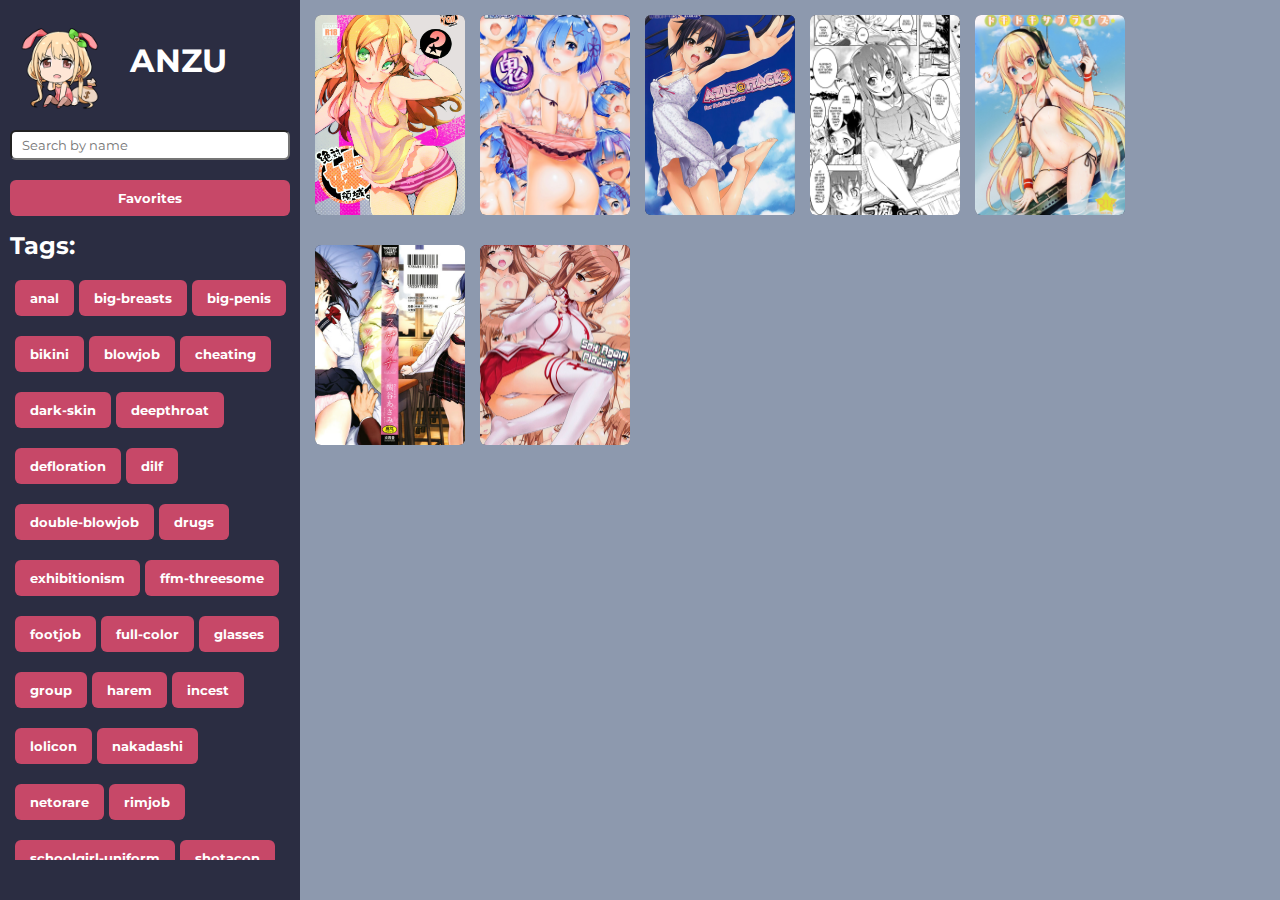
<file: index.html>
<!DOCTYPE html>
<html lang="en">
<head>
    <meta charset="UTF-8">
    <meta name="viewport" content="width=device-width, initial-scale=1.0">
    <link rel="stylesheet" href="css/home.css">
    <link rel="icon" type="image/png" href="images/logo.png">
    <title>Anzu</title>
</head>
<body>
    <div class="top-bar">
        <img src='images/logo.png' width='50px' height='auto'>
        <h1>ANZU</h1>
        <img id='menu' src="images/menu.png"  width='50px' height='auto' alt="">
    </div>
    <div class="side-bar">
        <div class="logo">
            <img src='images/logo.png' width='100px' height='auto'>
            <h1>ANZU</h1>
        </div>
        <input placeholder='Search by name' id='filterInput' type="text">
        <button id="favorites" class='tag'>Favorites</button>
        <h2>Tags:</h2>
        <div id="tagss"></div>
    </div>

    <div class="container">
        <div id="content-container" class="content-area"></div>  
        <div class="empty-space"></div>
    </div>  
    <script src='js/home.js'></script>
</body>
</html>
</file>
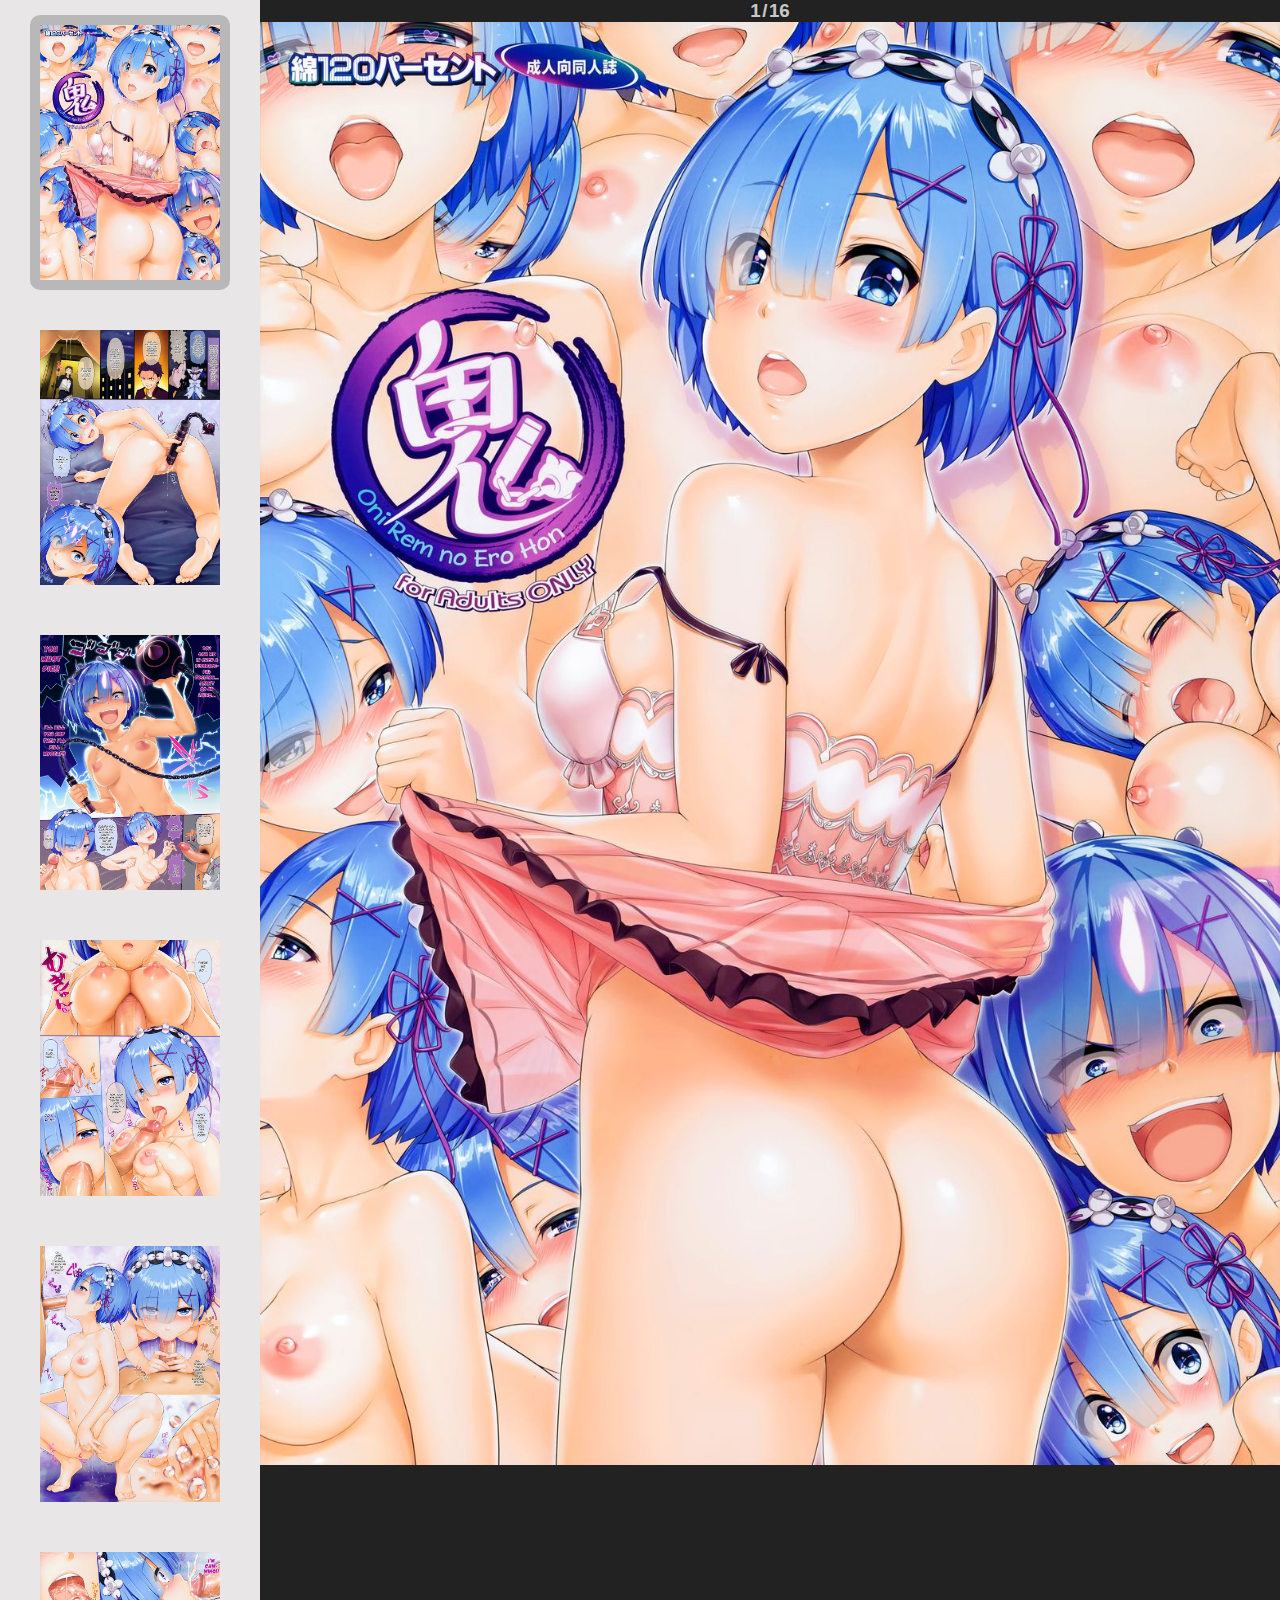
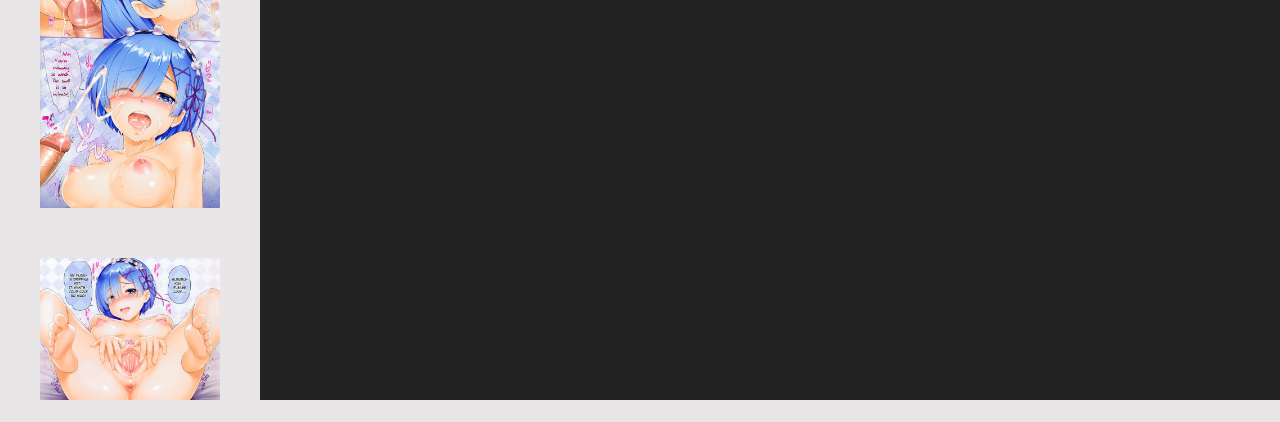
<file: folder/2/index.html>
<!DOCTYPE html>
<html>
<head>
    <meta charset="UTF-8">
    <meta name="viewport" content="width=device-width, initial-scale=1, user-scalable=yes, viewport-fit=cover" />
    <title>[Wata 120 Percent (Menyoujan)] Oni Rem no Ero Hon (Re:Zero kara Hajimeru Isekai Seikatsu) [English] [Belldandy100] [Decensored]</title>
    <style>
  
*, *::after, *::before {
    box-sizing: border-box;
}

img {
    vertical-align: middle;
}

html, body {
    display: flex;
    background-color: #e8e6e6;
    height: 100%;
    width: 100%;
    padding: 0;
    margin: 0;
    font-family: sans-serif;
}

#list {
    height: 2000px;
    overflow: scroll;
    width: 260px;
    text-align: center;
}

#list img {
    width: 200px;
    padding: 10px;
    border-radius: 10px;
    margin: 15px 0;
    cursor: pointer;
}

#list img.current {
    background: #0003;
}

#image-container {
    flex: auto;
    height: 2000px;
    background: #222;
    color: #fff;
    text-align: center;
    cursor: pointer;
    -webkit-user-select: none;
    user-select: none;
    position: relative;
}

#image-container #dest {
    height: 2000px;
    width: 100%;
    background-size: contain;
    background-repeat: no-repeat;
    background-position: top;
}

#image-container #page-num {
    position: static;
    font-size: 14pt;
    left: 10px;
    bottom: 5px;
    font-weight: bold;
    opacity: 0.75;
    text-shadow: /* Duplicate the same shadow to make it very strong */
        0 0 2px #222,
        0 0 2px #222,
        0 0 2px #222;
}
    </style>
</head>
<body>

<nav id="list">
<img src="001.jpg" class="image-item"/>
<img src="002.jpg" class="image-item"/>
<img src="003.jpg" class="image-item"/>
<img src="004.jpg" class="image-item"/>
<img src="005.jpg" class="image-item"/>
<img src="006.jpg" class="image-item"/>
<img src="007.jpg" class="image-item"/>
<img src="008.jpg" class="image-item"/>
<img src="009.jpg" class="image-item"/>
<img src="010.jpg" class="image-item"/>
<img src="011.jpg" class="image-item"/>
<img src="012.jpg" class="image-item"/>
<img src="013.jpg" class="image-item"/>
<img src="014.jpg" class="image-item"/>
<img src="015.jpg" class="image-item"/>
<img src="016.jpg" class="image-item"/>
</nav>

<div id="image-container">
    <span id="page-num"></span>
    <div id="dest"></div>
</div>

<script>
const pages = Array.from(document.querySelectorAll('img.image-item'));
let currentPage = 0;

function changePage(pageNum) {
    const previous = pages[currentPage];
    const current = pages[pageNum];

    if (current == null) {
        return;
    }
    
    previous.classList.remove('current');
    current.classList.add('current');

    currentPage = pageNum;

    const display = document.getElementById('dest');
    display.style.backgroundImage = `url("${current.src}")`;

    scroll(0,0)

    document.getElementById('page-num')
        .innerText = [
                (pageNum + 1).toLocaleString(),
                pages.length.toLocaleString()
            ].join('\u200a/\u200a');
}

changePage(0);

document.getElementById('list').onclick = event => {
    if (pages.includes(event.target)) {
        changePage(pages.indexOf(event.target));
    }
};

document.getElementById('image-container').onclick = event => {
    const width = document.getElementById('image-container').clientWidth;
    const clickPos = event.clientX / width;

    if (clickPos < 0.5) {
        changePage(currentPage - 1);
    } else {
        changePage(currentPage + 1);
    }
};

document.onkeypress = event => {
    switch (event.key.toLowerCase()) {
        // Previous Image
        case 'w':
	   scrollBy(0, -40);
	   break;
        case 'a':
            changePage(currentPage - 1);
            break;
        // Return to previous page
        case 'q':
            window.history.go(-1);
            break;
        // Next Image
        case ' ':
        case 's':
	    scrollBy(0, 40);
            break;
        case 'd':
            changePage(currentPage + 1);
            break;
    }// remove arrow cause it won't work
};

document.onkeydown = event =>{
    switch (event.keyCode) {
        case 37: //left
            changePage(currentPage - 1);
            break;
        case 38: //up
            break;
        case 39: //right
            changePage(currentPage + 1);
            break;
        case 40: //down
            break;
    }
};
</script>
</body>
</html>
</file>
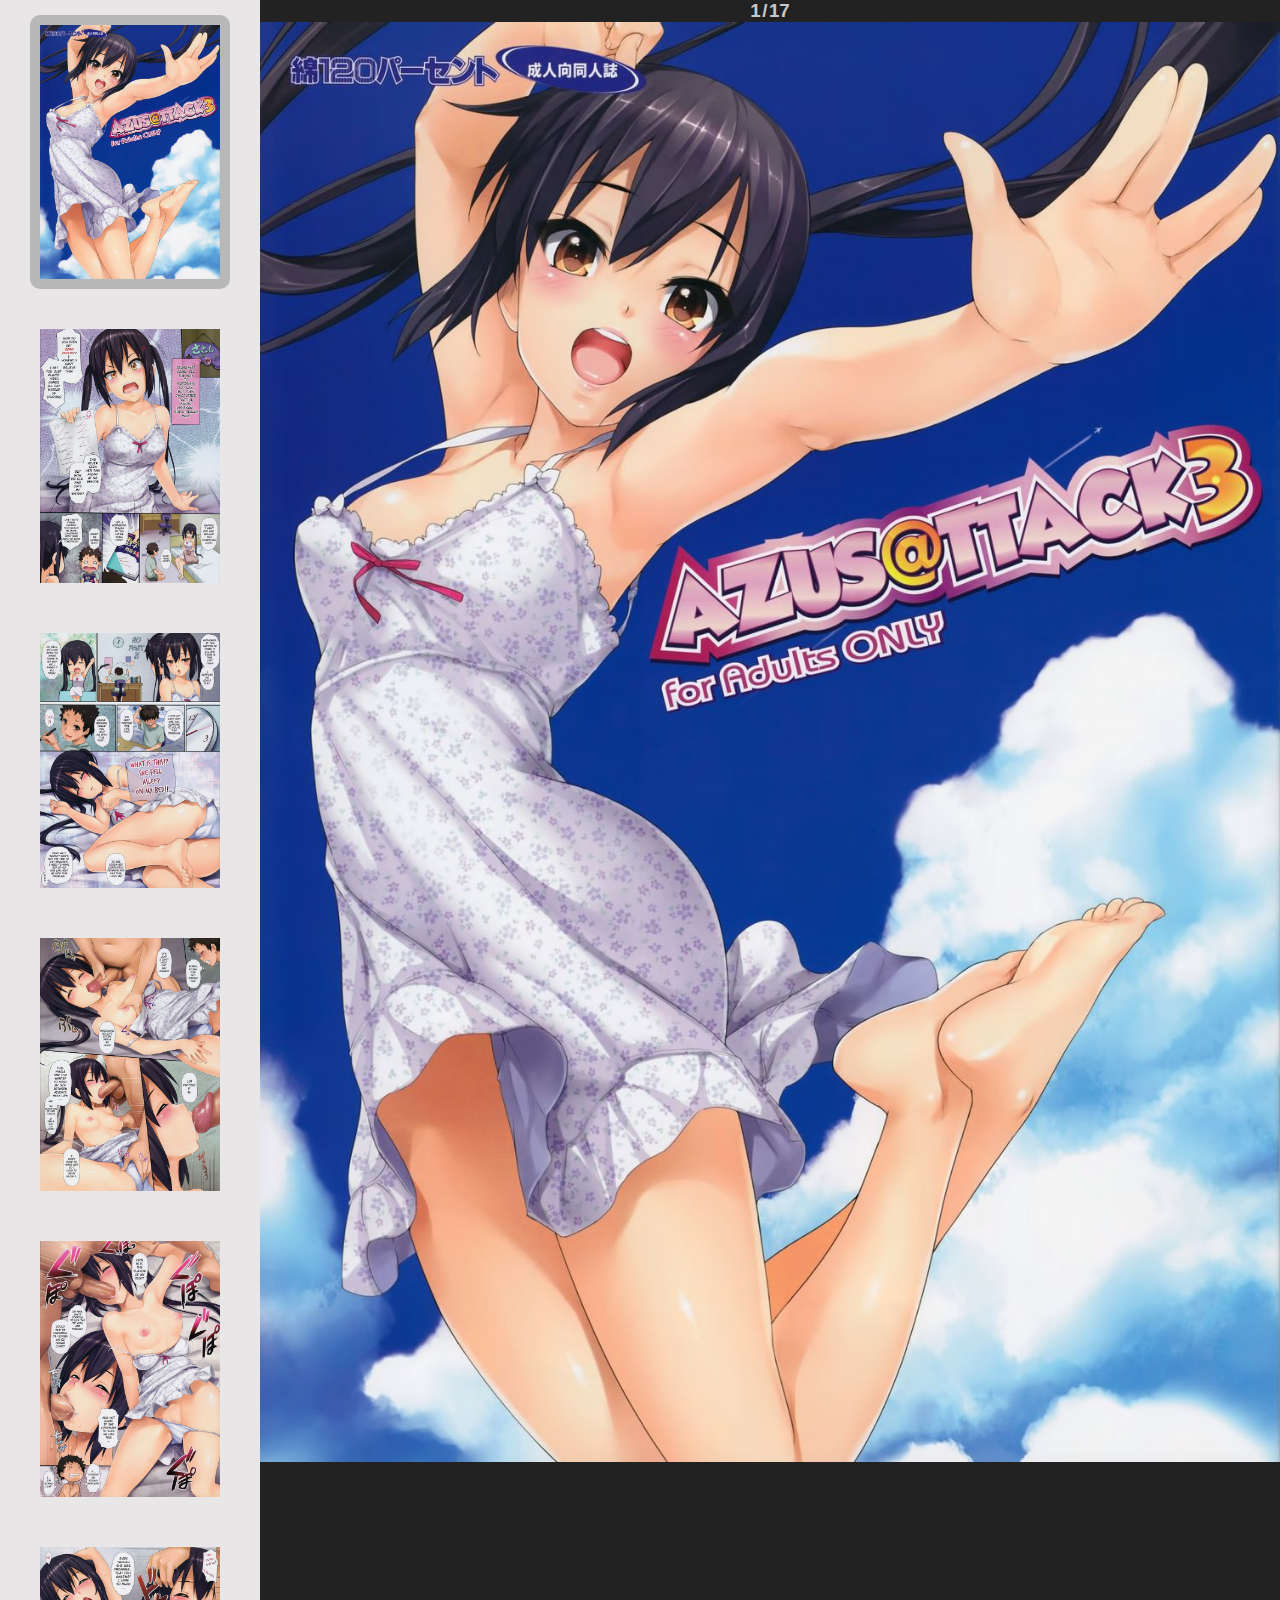
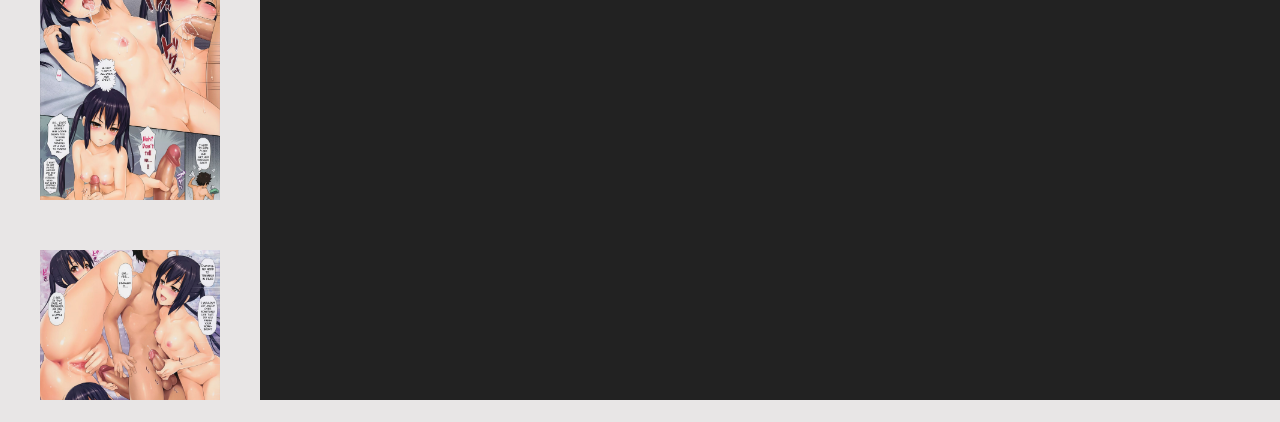
<file: folder/3/index.html>
<!DOCTYPE html>
<html>
<head>
    <meta charset="UTF-8">
    <meta name="viewport" content="width=device-width, initial-scale=1, user-scalable=yes, viewport-fit=cover" />
    <title>[Wata 120 Percent (Menyoujan)] AZUS@TTACK3 (K-ON!) [English] [Coconut] [Decensored]</title>
    <style>
  
*, *::after, *::before {
    box-sizing: border-box;
}

img {
    vertical-align: middle;
}

html, body {
    display: flex;
    background-color: #e8e6e6;
    height: 100%;
    width: 100%;
    padding: 0;
    margin: 0;
    font-family: sans-serif;
}

#list {
    height: 2000px;
    overflow: scroll;
    width: 260px;
    text-align: center;
}

#list img {
    width: 200px;
    padding: 10px;
    border-radius: 10px;
    margin: 15px 0;
    cursor: pointer;
}

#list img.current {
    background: #0003;
}

#image-container {
    flex: auto;
    height: 2000px;
    background: #222;
    color: #fff;
    text-align: center;
    cursor: pointer;
    -webkit-user-select: none;
    user-select: none;
    position: relative;
}

#image-container #dest {
    height: 2000px;
    width: 100%;
    background-size: contain;
    background-repeat: no-repeat;
    background-position: top;
}

#image-container #page-num {
    position: static;
    font-size: 14pt;
    left: 10px;
    bottom: 5px;
    font-weight: bold;
    opacity: 0.75;
    text-shadow: /* Duplicate the same shadow to make it very strong */
        0 0 2px #222,
        0 0 2px #222,
        0 0 2px #222;
}
    </style>
</head>
<body>

<nav id="list">
<img src="001.jpg" class="image-item"/>
<img src="002.jpg" class="image-item"/>
<img src="003.jpg" class="image-item"/>
<img src="004.jpg" class="image-item"/>
<img src="005.jpg" class="image-item"/>
<img src="006.jpg" class="image-item"/>
<img src="007.jpg" class="image-item"/>
<img src="008.jpg" class="image-item"/>
<img src="009.jpg" class="image-item"/>
<img src="010.jpg" class="image-item"/>
<img src="011.jpg" class="image-item"/>
<img src="012.jpg" class="image-item"/>
<img src="013.jpg" class="image-item"/>
<img src="014.jpg" class="image-item"/>
<img src="015.jpg" class="image-item"/>
<img src="016.jpg" class="image-item"/>
<img src="017.jpg" class="image-item"/>
</nav>

<div id="image-container">
    <span id="page-num"></span>
    <div id="dest"></div>
</div>

<script>
const pages = Array.from(document.querySelectorAll('img.image-item'));
let currentPage = 0;

function changePage(pageNum) {
    const previous = pages[currentPage];
    const current = pages[pageNum];

    if (current == null) {
        return;
    }
    
    previous.classList.remove('current');
    current.classList.add('current');

    currentPage = pageNum;

    const display = document.getElementById('dest');
    display.style.backgroundImage = `url("${current.src}")`;

    scroll(0,0)

    document.getElementById('page-num')
        .innerText = [
                (pageNum + 1).toLocaleString(),
                pages.length.toLocaleString()
            ].join('\u200a/\u200a');
}

changePage(0);

document.getElementById('list').onclick = event => {
    if (pages.includes(event.target)) {
        changePage(pages.indexOf(event.target));
    }
};

document.getElementById('image-container').onclick = event => {
    const width = document.getElementById('image-container').clientWidth;
    const clickPos = event.clientX / width;

    if (clickPos < 0.5) {
        changePage(currentPage - 1);
    } else {
        changePage(currentPage + 1);
    }
};

document.onkeypress = event => {
    switch (event.key.toLowerCase()) {
        // Previous Image
        case 'w':
	   scrollBy(0, -40);
	   break;
        case 'a':
            changePage(currentPage - 1);
            break;
        // Return to previous page
        case 'q':
            window.history.go(-1);
            break;
        // Next Image
        case ' ':
        case 's':
	    scrollBy(0, 40);
            break;
        case 'd':
            changePage(currentPage + 1);
            break;
    }// remove arrow cause it won't work
};

document.onkeydown = event =>{
    switch (event.keyCode) {
        case 37: //left
            changePage(currentPage - 1);
            break;
        case 38: //up
            break;
        case 39: //right
            changePage(currentPage + 1);
            break;
        case 40: //down
            break;
    }
};
</script>
</body>
</html>
</file>
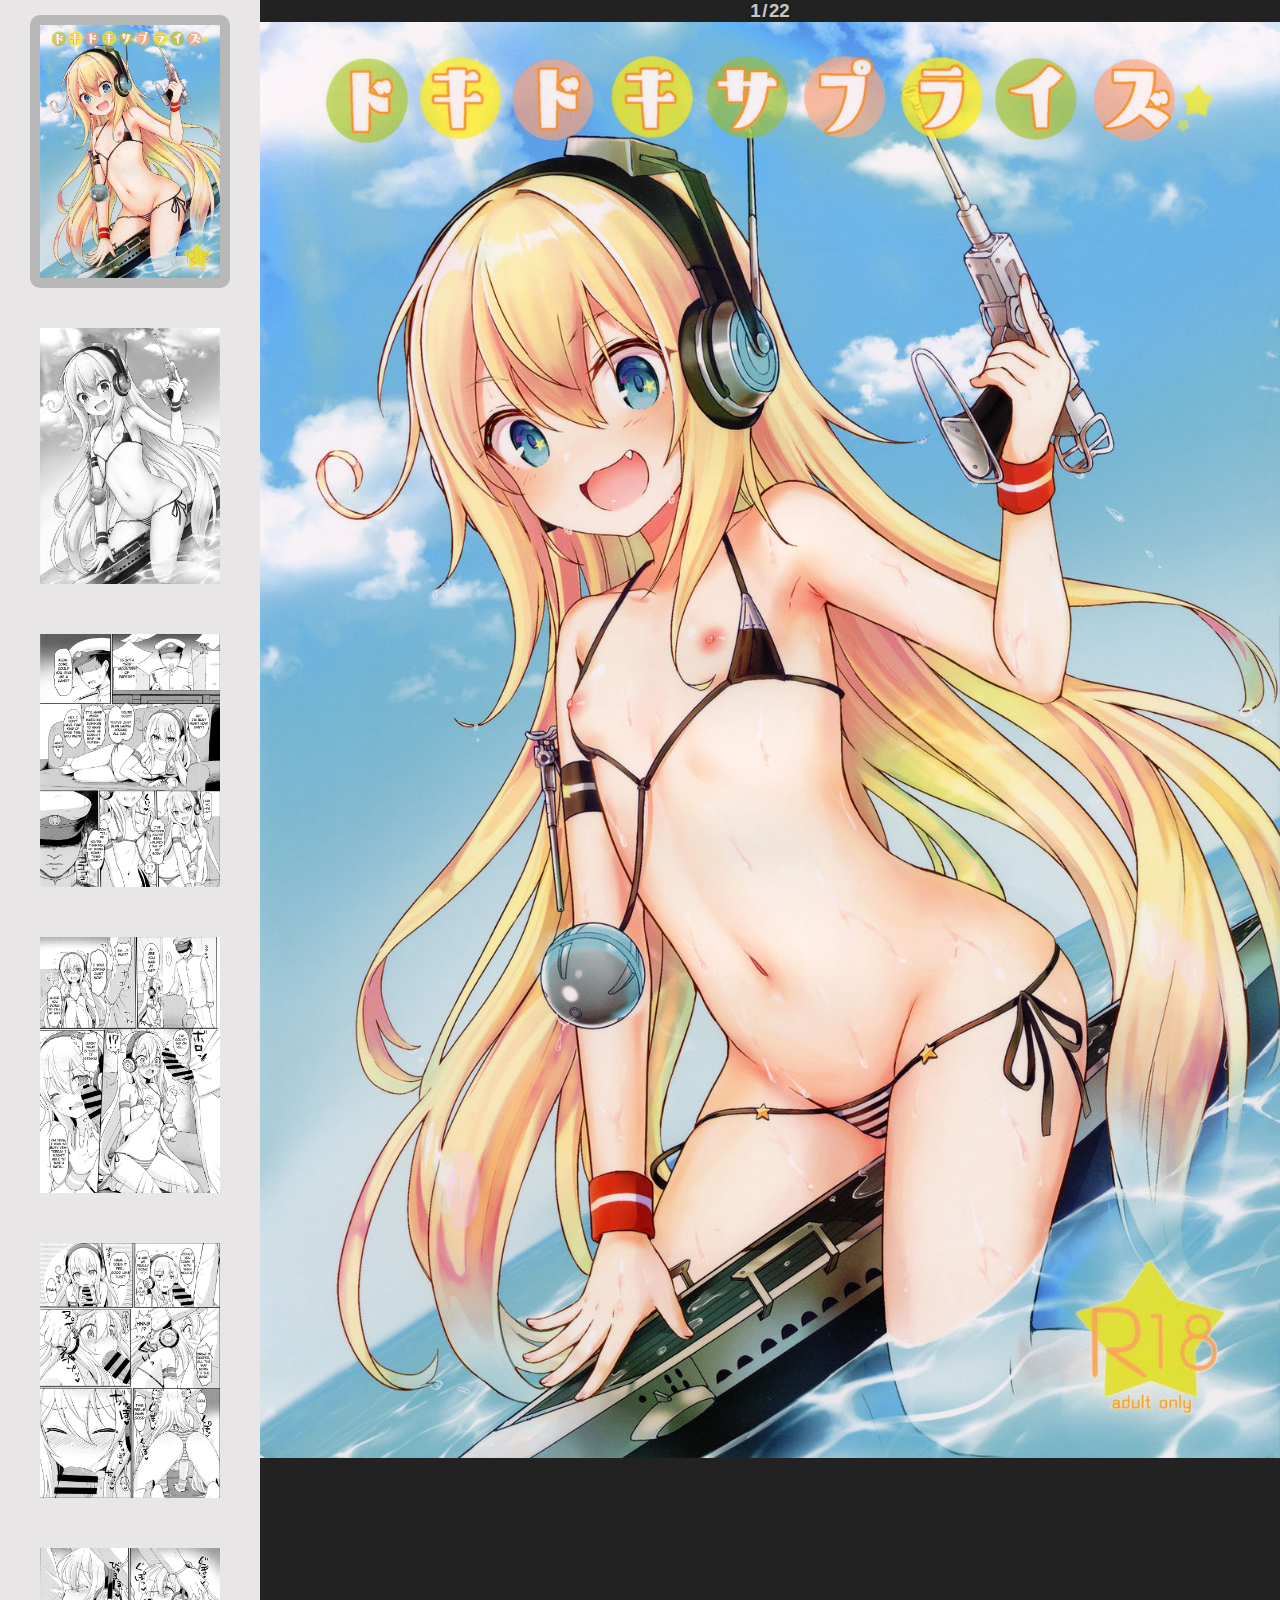
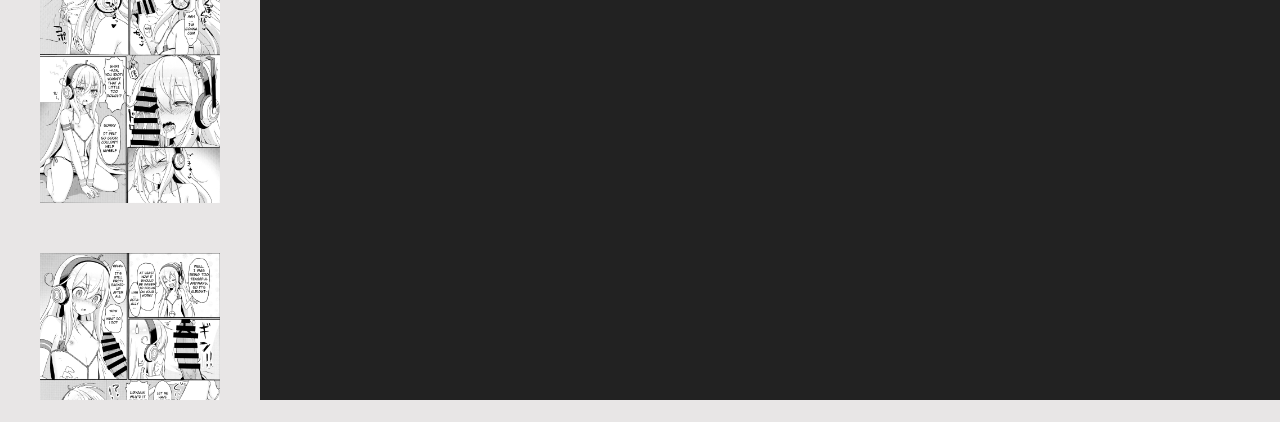
<file: folder/5/index.html>
<!DOCTYPE html>
<html>
<head>
    <meta charset="UTF-8">
    <meta name="viewport" content="width=device-width, initial-scale=1, user-scalable=yes, viewport-fit=cover" />
    <title>(C96) [Wasabi Mochi (Momosawa)] Doki Doki Surprise (Azur Lane) [English] [ZD]</title>
    <style>
  
*, *::after, *::before {
    box-sizing: border-box;
}

img {
    vertical-align: middle;
}

html, body {
    display: flex;
    background-color: #e8e6e6;
    height: 100%;
    width: 100%;
    padding: 0;
    margin: 0;
    font-family: sans-serif;
}

#list {
    height: 2000px;
    overflow: scroll;
    width: 260px;
    text-align: center;
}

#list img {
    width: 200px;
    padding: 10px;
    border-radius: 10px;
    margin: 15px 0;
    cursor: pointer;
}

#list img.current {
    background: #0003;
}

#image-container {
    flex: auto;
    height: 2000px;
    background: #222;
    color: #fff;
    text-align: center;
    cursor: pointer;
    -webkit-user-select: none;
    user-select: none;
    position: relative;
}

#image-container #dest {
    height: 2000px;
    width: 100%;
    background-size: contain;
    background-repeat: no-repeat;
    background-position: top;
}

#image-container #page-num {
    position: static;
    font-size: 14pt;
    left: 10px;
    bottom: 5px;
    font-weight: bold;
    opacity: 0.75;
    text-shadow: /* Duplicate the same shadow to make it very strong */
        0 0 2px #222,
        0 0 2px #222,
        0 0 2px #222;
}
    </style>
</head>
<body>

<nav id="list">
<img src="001.jpg" class="image-item"/>
<img src="002.png" class="image-item"/>
<img src="003.png" class="image-item"/>
<img src="004.png" class="image-item"/>
<img src="005.png" class="image-item"/>
<img src="006.png" class="image-item"/>
<img src="007.png" class="image-item"/>
<img src="008.png" class="image-item"/>
<img src="009.png" class="image-item"/>
<img src="010.png" class="image-item"/>
<img src="011.png" class="image-item"/>
<img src="012.png" class="image-item"/>
<img src="013.png" class="image-item"/>
<img src="014.png" class="image-item"/>
<img src="015.png" class="image-item"/>
<img src="016.png" class="image-item"/>
<img src="017.png" class="image-item"/>
<img src="018.png" class="image-item"/>
<img src="019.png" class="image-item"/>
<img src="020.png" class="image-item"/>
<img src="021.png" class="image-item"/>
<img src="022.jpg" class="image-item"/>
</nav>

<div id="image-container">
    <span id="page-num"></span>
    <div id="dest"></div>
</div>

<script>
const pages = Array.from(document.querySelectorAll('img.image-item'));
let currentPage = 0;

function changePage(pageNum) {
    const previous = pages[currentPage];
    const current = pages[pageNum];

    if (current == null) {
        return;
    }
    
    previous.classList.remove('current');
    current.classList.add('current');

    currentPage = pageNum;

    const display = document.getElementById('dest');
    display.style.backgroundImage = `url("${current.src}")`;

    scroll(0,0)

    document.getElementById('page-num')
        .innerText = [
                (pageNum + 1).toLocaleString(),
                pages.length.toLocaleString()
            ].join('\u200a/\u200a');
}

changePage(0);

document.getElementById('list').onclick = event => {
    if (pages.includes(event.target)) {
        changePage(pages.indexOf(event.target));
    }
};

document.getElementById('image-container').onclick = event => {
    const width = document.getElementById('image-container').clientWidth;
    const clickPos = event.clientX / width;

    if (clickPos < 0.5) {
        changePage(currentPage - 1);
    } else {
        changePage(currentPage + 1);
    }
};

document.onkeypress = event => {
    switch (event.key.toLowerCase()) {
        // Previous Image
        case 'w':
	   scrollBy(0, -40);
	   break;
        case 'a':
            changePage(currentPage - 1);
            break;
        // Return to previous page
        case 'q':
            window.history.go(-1);
            break;
        // Next Image
        case ' ':
        case 's':
	    scrollBy(0, 40);
            break;
        case 'd':
            changePage(currentPage + 1);
            break;
    }// remove arrow cause it won't work
};

document.onkeydown = event =>{
    switch (event.keyCode) {
        case 37: //left
            changePage(currentPage - 1);
            break;
        case 38: //up
            break;
        case 39: //right
            changePage(currentPage + 1);
            break;
        case 40: //down
            break;
    }
};
</script>
</body>
</html>
</file>
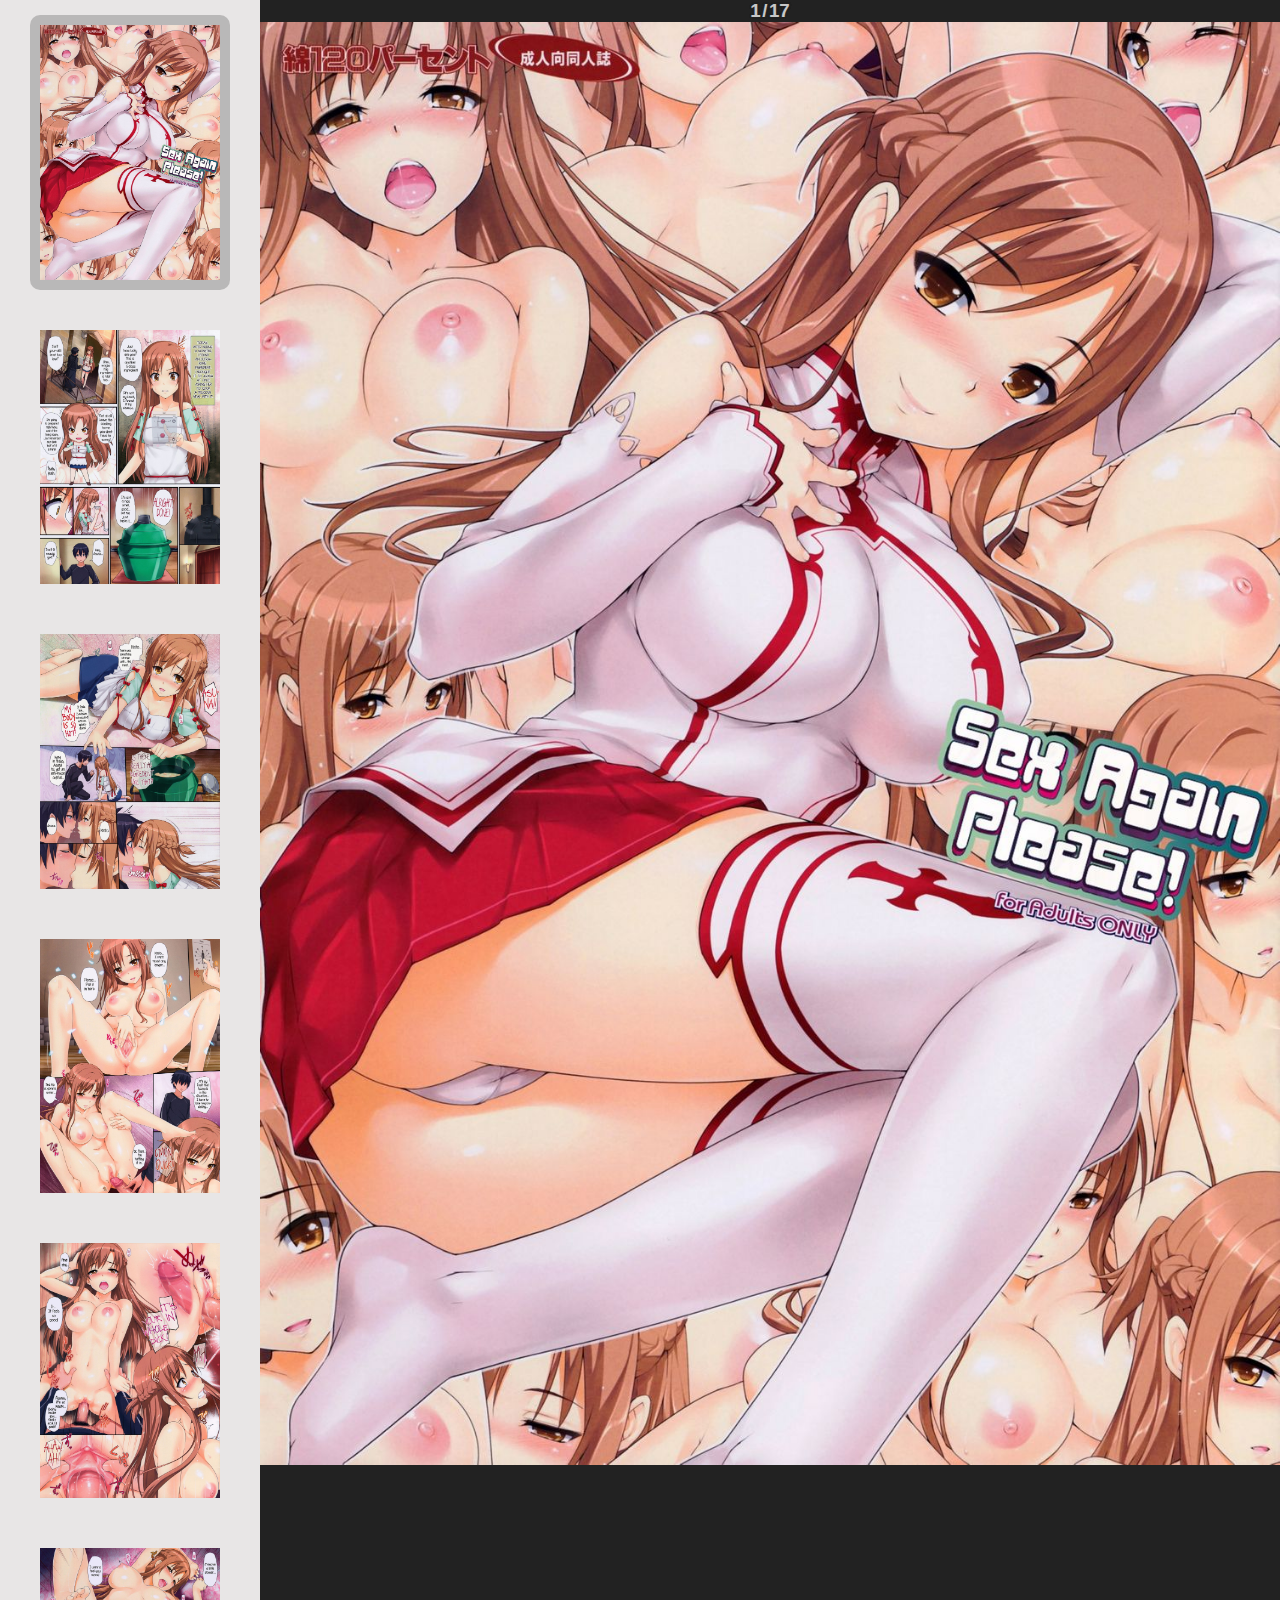
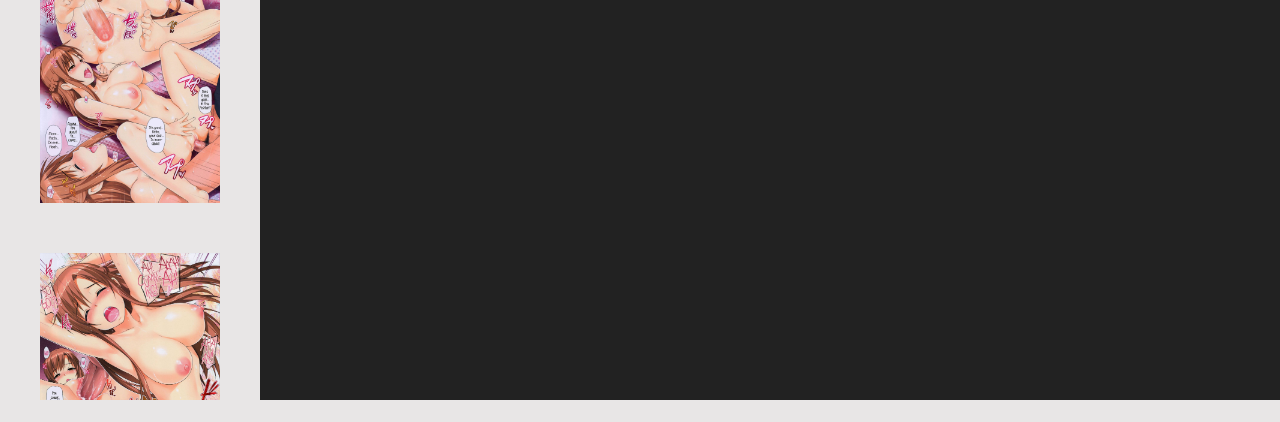
<file: folder/7/index.html>
<!DOCTYPE html>
<html>
<head>
    <meta charset="UTF-8">
    <meta name="viewport" content="width=device-width, initial-scale=1, user-scalable=yes, viewport-fit=cover" />
    <title>[Wata 120 Percent (Menyoujan)] Sex Again Onegai | Sex Again Please! (Sword Art Online) [English] =TV= [Decensored]</title>
    <style>
  
*, *::after, *::before {
    box-sizing: border-box;
}

img {
    vertical-align: middle;
}

html, body {
    display: flex;
    background-color: #e8e6e6;
    height: 100%;
    width: 100%;
    padding: 0;
    margin: 0;
    font-family: sans-serif;
}

#list {
    height: 2000px;
    overflow: scroll;
    width: 260px;
    text-align: center;
}

#list img {
    width: 200px;
    padding: 10px;
    border-radius: 10px;
    margin: 15px 0;
    cursor: pointer;
}

#list img.current {
    background: #0003;
}

#image-container {
    flex: auto;
    height: 2000px;
    background: #222;
    color: #fff;
    text-align: center;
    cursor: pointer;
    -webkit-user-select: none;
    user-select: none;
    position: relative;
}

#image-container #dest {
    height: 2000px;
    width: 100%;
    background-size: contain;
    background-repeat: no-repeat;
    background-position: top;
}

#image-container #page-num {
    position: static;
    font-size: 14pt;
    left: 10px;
    bottom: 5px;
    font-weight: bold;
    opacity: 0.75;
    text-shadow: /* Duplicate the same shadow to make it very strong */
        0 0 2px #222,
        0 0 2px #222,
        0 0 2px #222;
}
    </style>
</head>
<body>

<nav id="list">
<img src="001.jpg" class="image-item"/>
<img src="002.jpg" class="image-item"/>
<img src="003.jpg" class="image-item"/>
<img src="004.jpg" class="image-item"/>
<img src="005.jpg" class="image-item"/>
<img src="006.jpg" class="image-item"/>
<img src="007.jpg" class="image-item"/>
<img src="008.jpg" class="image-item"/>
<img src="009.jpg" class="image-item"/>
<img src="010.jpg" class="image-item"/>
<img src="011.jpg" class="image-item"/>
<img src="012.jpg" class="image-item"/>
<img src="013.jpg" class="image-item"/>
<img src="014.jpg" class="image-item"/>
<img src="015.jpg" class="image-item"/>
<img src="016.jpg" class="image-item"/>
<img src="017.jpg" class="image-item"/>
</nav>

<div id="image-container">
    <span id="page-num"></span>
    <div id="dest"></div>
</div>

<script>
const pages = Array.from(document.querySelectorAll('img.image-item'));
let currentPage = 0;

function changePage(pageNum) {
    const previous = pages[currentPage];
    const current = pages[pageNum];

    if (current == null) {
        return;
    }
    
    previous.classList.remove('current');
    current.classList.add('current');

    currentPage = pageNum;

    const display = document.getElementById('dest');
    display.style.backgroundImage = `url("${current.src}")`;

    scroll(0,0)

    document.getElementById('page-num')
        .innerText = [
                (pageNum + 1).toLocaleString(),
                pages.length.toLocaleString()
            ].join('\u200a/\u200a');
}

changePage(0);

document.getElementById('list').onclick = event => {
    if (pages.includes(event.target)) {
        changePage(pages.indexOf(event.target));
    }
};

document.getElementById('image-container').onclick = event => {
    const width = document.getElementById('image-container').clientWidth;
    const clickPos = event.clientX / width;

    if (clickPos < 0.5) {
        changePage(currentPage - 1);
    } else {
        changePage(currentPage + 1);
    }
};

document.onkeypress = event => {
    switch (event.key.toLowerCase()) {
        // Previous Image
        case 'w':
	   scrollBy(0, -40);
	   break;
        case 'a':
            changePage(currentPage - 1);
            break;
        // Return to previous page
        case 'q':
            window.history.go(-1);
            break;
        // Next Image
        case ' ':
        case 's':
	    scrollBy(0, 40);
            break;
        case 'd':
            changePage(currentPage + 1);
            break;
    }// remove arrow cause it won't work
};

document.onkeydown = event =>{
    switch (event.keyCode) {
        case 37: //left
            changePage(currentPage - 1);
            break;
        case 38: //up
            break;
        case 39: //right
            changePage(currentPage + 1);
            break;
        case 40: //down
            break;
    }
};
</script>
</body>
</html>
</file>
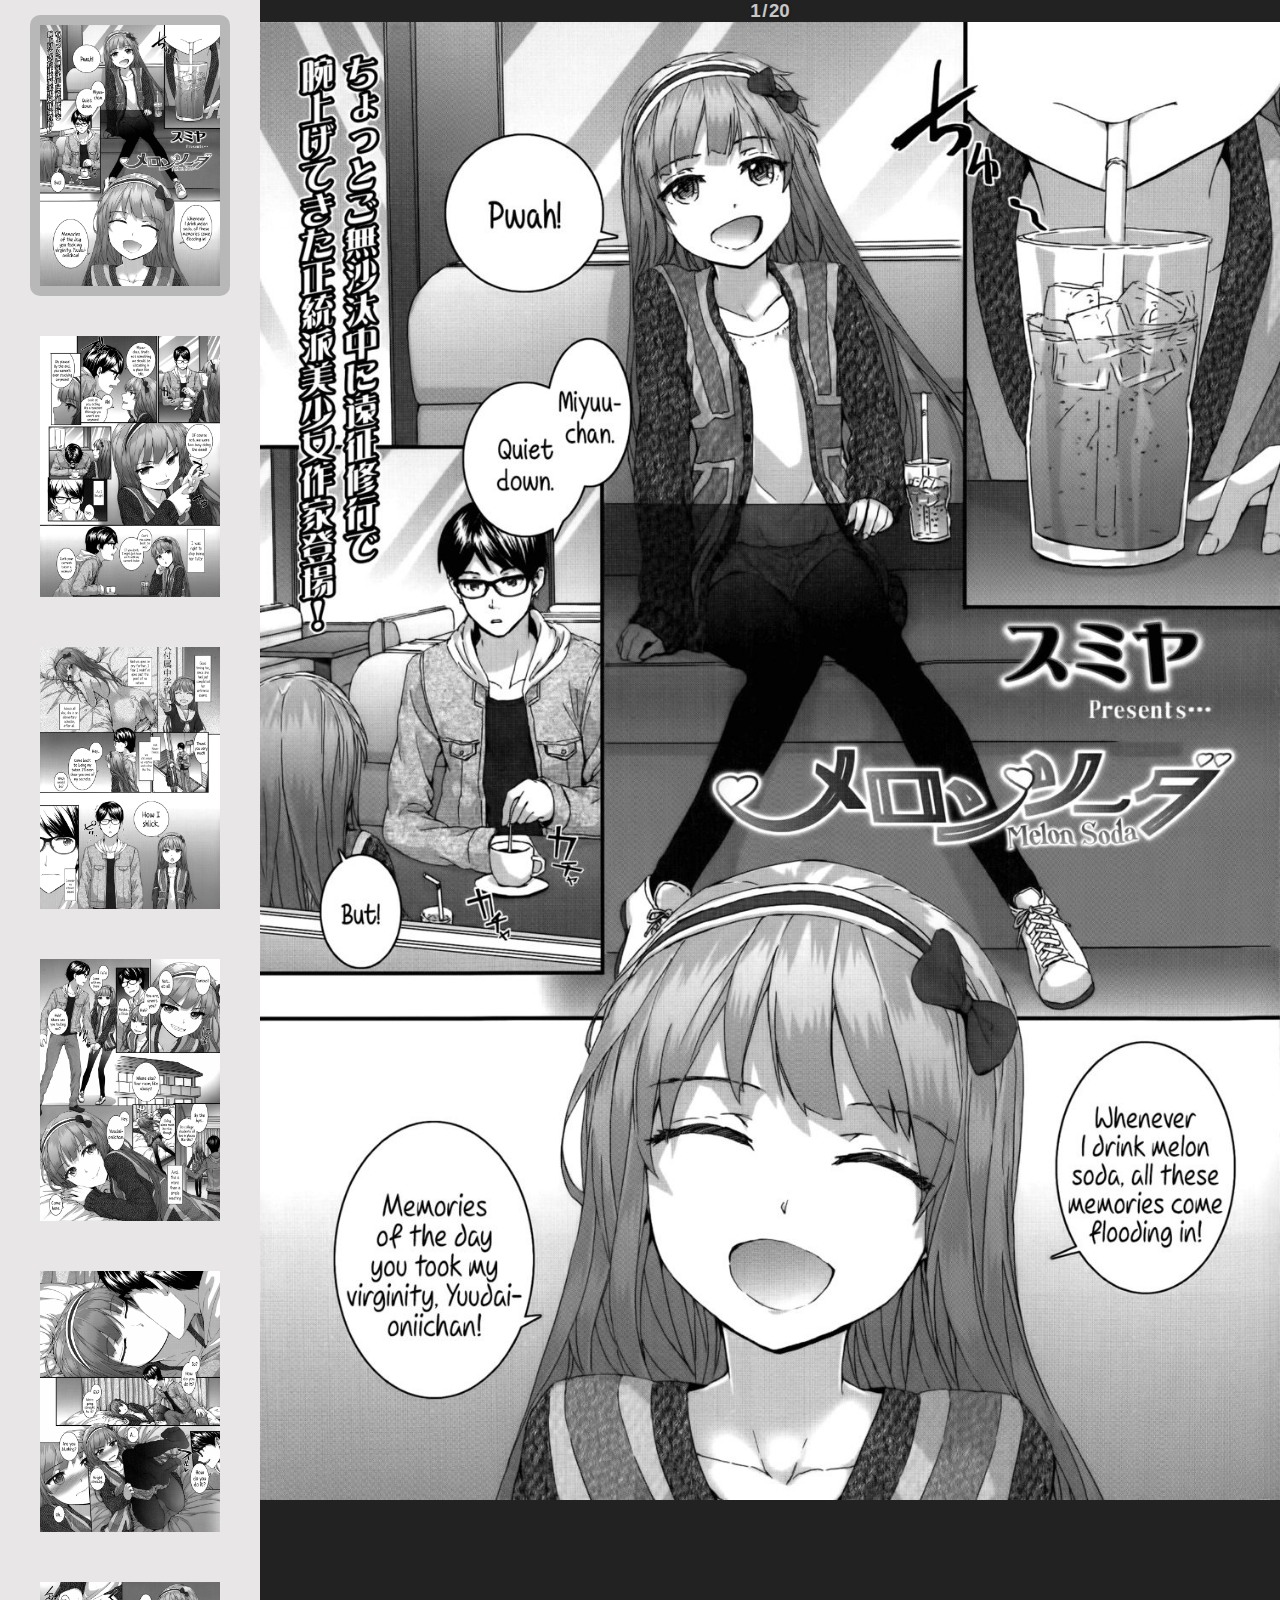
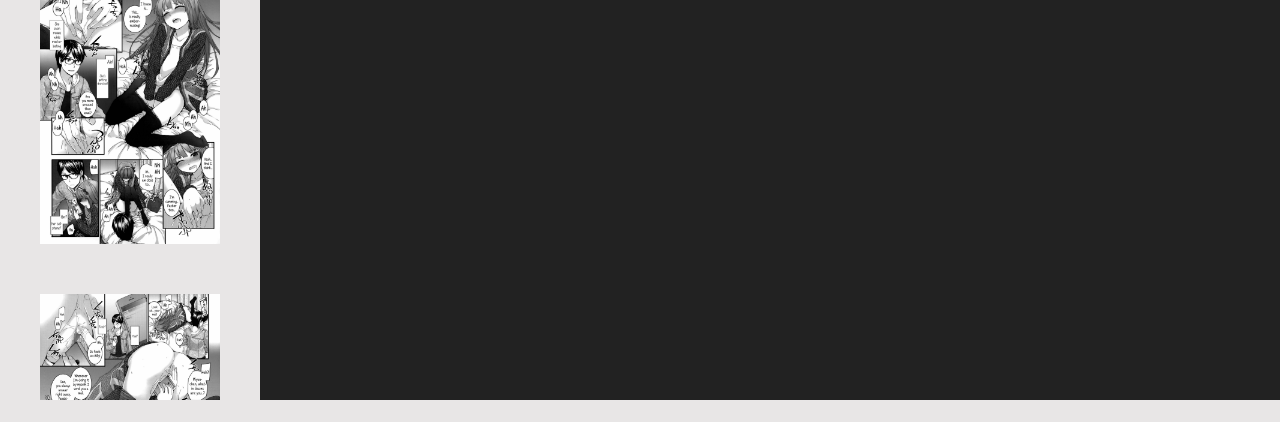
<file: folder/2/[110747][sumiya][[Sumiya] Melon Soda (Comic lo 2014-07) [English] 5 a.m.]/index.html>
<!DOCTYPE html>
<html>
<head>
    <meta charset="UTF-8">
    <meta name="viewport" content="width=device-width, initial-scale=1, user-scalable=yes, viewport-fit=cover" />
    <title>[Sumiya] Melon Soda (Comic lo 2014-07) [English] {5 a.m.}</title>
    <style>
  
*, *::after, *::before {
    box-sizing: border-box;
}

img {
    vertical-align: middle;
}

html, body {
    display: flex;
    background-color: #e8e6e6;
    height: 100%;
    width: 100%;
    padding: 0;
    margin: 0;
    font-family: sans-serif;
}

#list {
    height: 2000px;
    overflow: scroll;
    width: 260px;
    text-align: center;
}

#list img {
    width: 200px;
    padding: 10px;
    border-radius: 10px;
    margin: 15px 0;
    cursor: pointer;
}

#list img.current {
    background: #0003;
}

#image-container {
    flex: auto;
    height: 2000px;
    background: #222;
    color: #fff;
    text-align: center;
    cursor: pointer;
    -webkit-user-select: none;
    user-select: none;
    position: relative;
}

#image-container #dest {
    height: 2000px;
    width: 100%;
    background-size: contain;
    background-repeat: no-repeat;
    background-position: top;
}

#image-container #page-num {
    position: static;
    font-size: 14pt;
    left: 10px;
    bottom: 5px;
    font-weight: bold;
    opacity: 0.75;
    text-shadow: /* Duplicate the same shadow to make it very strong */
        0 0 2px #222,
        0 0 2px #222,
        0 0 2px #222;
}
    </style>
</head>
<body>

<nav id="list">
<img src="001.jpg" class="image-item"/>
<img src="002.jpg" class="image-item"/>
<img src="003.jpg" class="image-item"/>
<img src="004.jpg" class="image-item"/>
<img src="005.jpg" class="image-item"/>
<img src="006.jpg" class="image-item"/>
<img src="007.jpg" class="image-item"/>
<img src="008.jpg" class="image-item"/>
<img src="009.jpg" class="image-item"/>
<img src="010.jpg" class="image-item"/>
<img src="011.jpg" class="image-item"/>
<img src="012.jpg" class="image-item"/>
<img src="013.jpg" class="image-item"/>
<img src="014.jpg" class="image-item"/>
<img src="015.jpg" class="image-item"/>
<img src="016.jpg" class="image-item"/>
<img src="017.jpg" class="image-item"/>
<img src="018.jpg" class="image-item"/>
<img src="019.jpg" class="image-item"/>
<img src="020.jpg" class="image-item"/>
</nav>

<div id="image-container">
    <span id="page-num"></span>
    <div id="dest"></div>
</div>

<script>
const pages = Array.from(document.querySelectorAll('img.image-item'));
let currentPage = 0;

function changePage(pageNum) {
    const previous = pages[currentPage];
    const current = pages[pageNum];

    if (current == null) {
        return;
    }
    
    previous.classList.remove('current');
    current.classList.add('current');

    currentPage = pageNum;

    const display = document.getElementById('dest');
    display.style.backgroundImage = `url("${current.src}")`;

    scroll(0,0)

    document.getElementById('page-num')
        .innerText = [
                (pageNum + 1).toLocaleString(),
                pages.length.toLocaleString()
            ].join('\u200a/\u200a');
}

changePage(0);

document.getElementById('list').onclick = event => {
    if (pages.includes(event.target)) {
        changePage(pages.indexOf(event.target));
    }
};

document.getElementById('image-container').onclick = event => {
    const width = document.getElementById('image-container').clientWidth;
    const clickPos = event.clientX / width;

    if (clickPos < 0.5) {
        changePage(currentPage - 1);
    } else {
        changePage(currentPage + 1);
    }
};

document.onkeypress = event => {
    switch (event.key.toLowerCase()) {
        // Previous Image
        case 'w':
	   scrollBy(0, -40);
	   break;
        case 'a':
            changePage(currentPage - 1);
            break;
        // Return to previous page
        case 'q':
            window.history.go(-1);
            break;
        // Next Image
        case ' ':
        case 's':
	    scrollBy(0, 40);
            break;
        case 'd':
            changePage(currentPage + 1);
            break;
    }// remove arrow cause it won't work
};

document.onkeydown = event =>{
    switch (event.keyCode) {
        case 37: //left
            changePage(currentPage - 1);
            break;
        case 38: //up
            break;
        case 39: //right
            changePage(currentPage + 1);
            break;
        case 40: //down
            break;
    }
};
</script>
</body>
</html>
</file>
<file: css/home.css>
@import url('https://fonts.googleapis.com/css2?family=Montserrat&display=swap');    

:root {
    --color-1: #2B2D42;
    --color-2: #8D99AE;
}

* { 
    box-sizing: border-box; 
    margin: 0;
    color: white;
    font-family: 'Montserrat', sans-serif;
}

body { background: var(--color-2); display: flex;}

.container {
    display: flex;
    min-width: 80%;
}

.top-bar {
    display: none;
}

.side-bar {
    position: fixed;
    padding: 10px;
    background: #2B2D42;
    min-height: 100vh;
    width: 300px;
    display: flex;
    flex-direction: column;
}

.side-bar .logo {
    display: flex;
}

.side-bar .logo.mobile {
    visibility: hidden;
    margin-top: -40px;
}

.side-bar .logo h1 {
    align-self: center;
    justify-self: center;
    margin-left: 20px;
}

.side-bar input {
    padding: 10px;
    border-radius: 6px;
    height: 30px;
    margin-top: 20px;
    color: black;
}

.side-bar button { 
    margin-top: 20px; 
    padding: 10px 15px;
    border: none;
    background: #c74868;
    font-size:36;
    font-weight: bold;
    border-radius: 6px;
    outline: none;
}

.side-bar button:hover {
    cursor: pointer;
}

.side-bar button.selected {
    background: #42c05e;
}

.side-bar h2 {
    margin-top: 15px;
}

.side-bar #tagss {
    overflow-y: auto;
    height: 600px;
}

.side-bar #tagss button {
    margin-left: 5px;

}

.side-bar #taggs button.selected {
    background: #42c05e;
}

.container .content-area {
    margin-left: 300px;
    background: #8D99AE;
    min-height: 100vh;
    display: flex;
    flex-wrap: wrap;
    align-content: flex-start;
    width: 80%; 
}

.container .content-area .book-container {
    display: flex;
}

.container .content-area .book {
    background: var(--color-1);
    width: 150px;
    height: 200px;
    border-radius: 6px;
    margin: 15px 0 15px 15px;
    transition: all 1s;
}

.container .content-area .book-cover:hover  {
    cursor: pointer;    
    border-radius: 6px 0 0 6px !important;
    box-shadow: 0 4px 8px 0 rgba(0, 0, 0, 0.2), 0 6px 20px 0 rgba(0, 0, 0, 0.19);
}


.container .content-area .book .book-cover-container {
    position: relative;
    display: inline-block;
    width: 100%;
    height: 100%;
}

.container .content-area .book .book-cover-container .book-cover {
    object-fit: cover;
    object-position: center;
    width: 100%;
    height: 100%;
    border-radius: 6px;
}

.container .content-area .book-info {
    position: relative;
    margin-top: 15px;
    margin-bottom: 15px;
    text-align: center;
    width: 350px;
    height: 200px;
    background-color: var(--color-1);
    opacity: 90%;
    z-index: 1000;
    border-radius: 0 6px 6px 0;

    display: none;
}

.container .content-area .book-info.active {
    display: block;
}

.container .content-area .book-info.active button.read {
    position: absolute;
    bottom: 10px;    
    right: 10px;
    padding: 10px 15px;
    border: none;
    background: #42c05e;
    border-radius: 6px;
    outline: none;
}

.container .content-area .book-info.active button.read:hover {
    cursor: pointer;
    background: white;
    color: #42c05e;
}

.container .content-area .book-info.active button.favorite {
    position: absolute;
    bottom: 10px;    
    left: 10px;
    padding: 10px 15px;
    border: none;
    background: #c74868;
    border-radius: 6px;
    outline: none;
}

.container .content-area .book-info.active button.favorite:hover {
    cursor: pointer;
    background: white;
    color: #c74868;
}


.container .content-area .book-info.active h2 {
    margin-top: 5px;
}

@media(max-width: 800px) {
    .side-bar {
        transform: translateX(-100%); /*Slide the modal off page at start*/
    }
    .top-bar {
        position: fixed;
        height: 50px;
        width: 100vw;
        background: var(--color-1);
        display: flex;
        z-index: 1001;
    }
    .top-bar h1 {
        align-self: center;
        justify-self: center; 
        margin-left: 10px;
    }
    .top-bar #menu {
        position: absolute;
        right: 15px;
    }
    .top-bar #menu:hover {
        cursor: pointer;
    }
    .container .content-area {
        justify-content: space-evenly;
    }
    .container .content-area{
        margin-left: 0;
        width: 100%;
        margin-top: 50px;
    }
}
</file>
